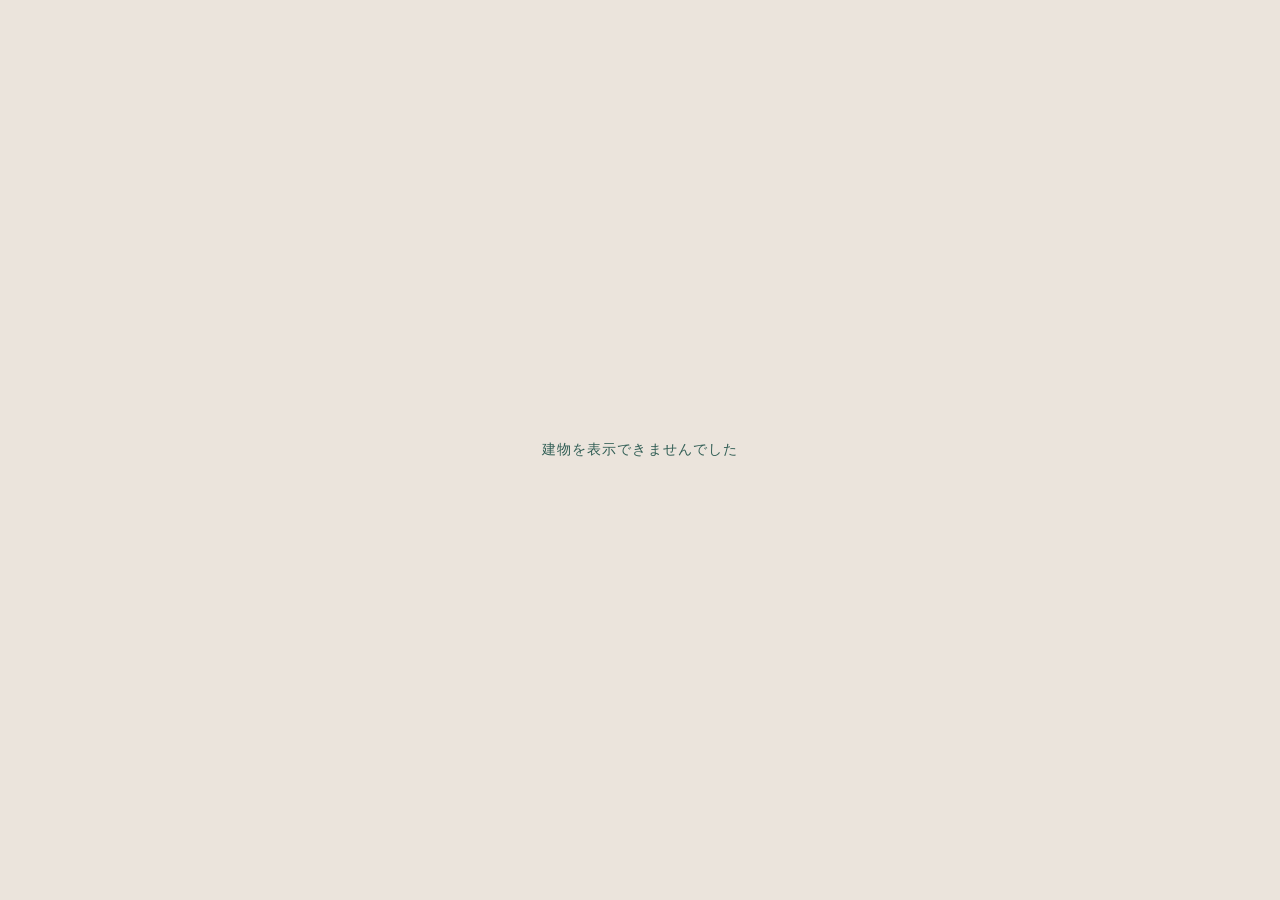
<file: shonan_junior_3d/index.html>
<!doctype html>
<html lang="ja">
<head>
<meta charset="utf-8">
<meta name="viewport" content="width=device-width,initial-scale=1">
<title>湘南ジュニア | 3D建物</title>
<style>
:root{color:#2c3a40;background:#ebe4dc;font-family:"Yu Gothic","Hiragino Sans",Meiryo,sans-serif}
*{box-sizing:border-box}
body{margin:0}
button{font:inherit;cursor:pointer}
#viewer{position:fixed;top:0;right:0;bottom:0;left:200px}
canvas{display:block;width:100%;height:100%}
.rail{
  position:absolute;z-index:3;left:0;top:0;bottom:0;width:200px;
  display:flex;flex-direction:column;
  padding:4.4rem 14px 18px;
  background:rgba(255,251,247,.94);
  border-right:1px solid rgba(80,50,40,.08);
}
.rail__kicker{
  margin:18px 8px 8px;
  font-size:11px;font-weight:700;letter-spacing:.18em;color:#c45b73;
}
.rail__kicker:first-child{margin-top:0}
.rail__group{display:flex;flex-direction:column;gap:4px}
.rail button{
  width:100%;text-align:left;
  border:0;border-radius:999px;
  padding:10px 14px;
  background:transparent;color:#314047;
  font-size:15px;font-weight:700;letter-spacing:.04em;
  transition:background .25s ease,color .25s ease,transform .25s ease;
}
.rail button:hover{background:rgba(255,180,162,.35)}
.rail button.active{background:#315e55;color:#fff}
.rail button:focus-visible{outline:3px solid #e2b15a;outline-offset:2px}
.loading{
  position:absolute;inset:0;z-index:5;
  display:grid;place-content:center;gap:6px;
  background:#ebe4dc;color:#315e55;text-align:center;
  font-size:14px;letter-spacing:.08em;
}
.loading span{font-size:11px;letter-spacing:.22em;color:#8d746c}
.loading.hidden{display:none}
@media(max-width:680px){
  html,body{height:100%;overflow:hidden}
  body{display:flex;flex-direction:column;height:100%}
  #viewer{position:relative;flex:1 1 auto;min-height:0;width:100%;top:auto;right:auto;bottom:auto;left:auto}
  .rail{
    position:relative;order:1;inset:auto;width:100%;height:auto;max-height:46%;
    overflow:auto;flex:0 0 auto;flex-direction:column;align-items:stretch;gap:6px;
    padding:8px 10px calc(8px + env(safe-area-inset-bottom,0px));
    border-right:0;border-top:1px solid rgba(80,50,40,.08);
  }
  .rail__kicker{display:none}
  .rail__group{flex-direction:row;flex-wrap:wrap}
  .rail button{width:auto;padding:7px 12px;font-size:13px}
}
</style>
<script type="importmap">{"imports":{"three":"./vendor/three.module.js","three/addons/":"./vendor/"}}</script>
</head>
<body>
<aside class="rail" aria-label="建物の場所">
  <p class="rail__kicker">視点</p>
  <div class="rail__group" id="view-menu"></div>
  <p class="rail__kicker">場所</p>
  <div class="rail__group" id="place-menu"></div>
</aside>
<main id="viewer" aria-label="湘南ジュニアの3Dモデル"></main>
<div class="loading" id="loading">建物を読み込んでいます<span>SHONAN JUNIOR</span></div>
<script type="module" src="./viewer.js?v=__VIEWER__"></script>
</body>
</html>
</file>
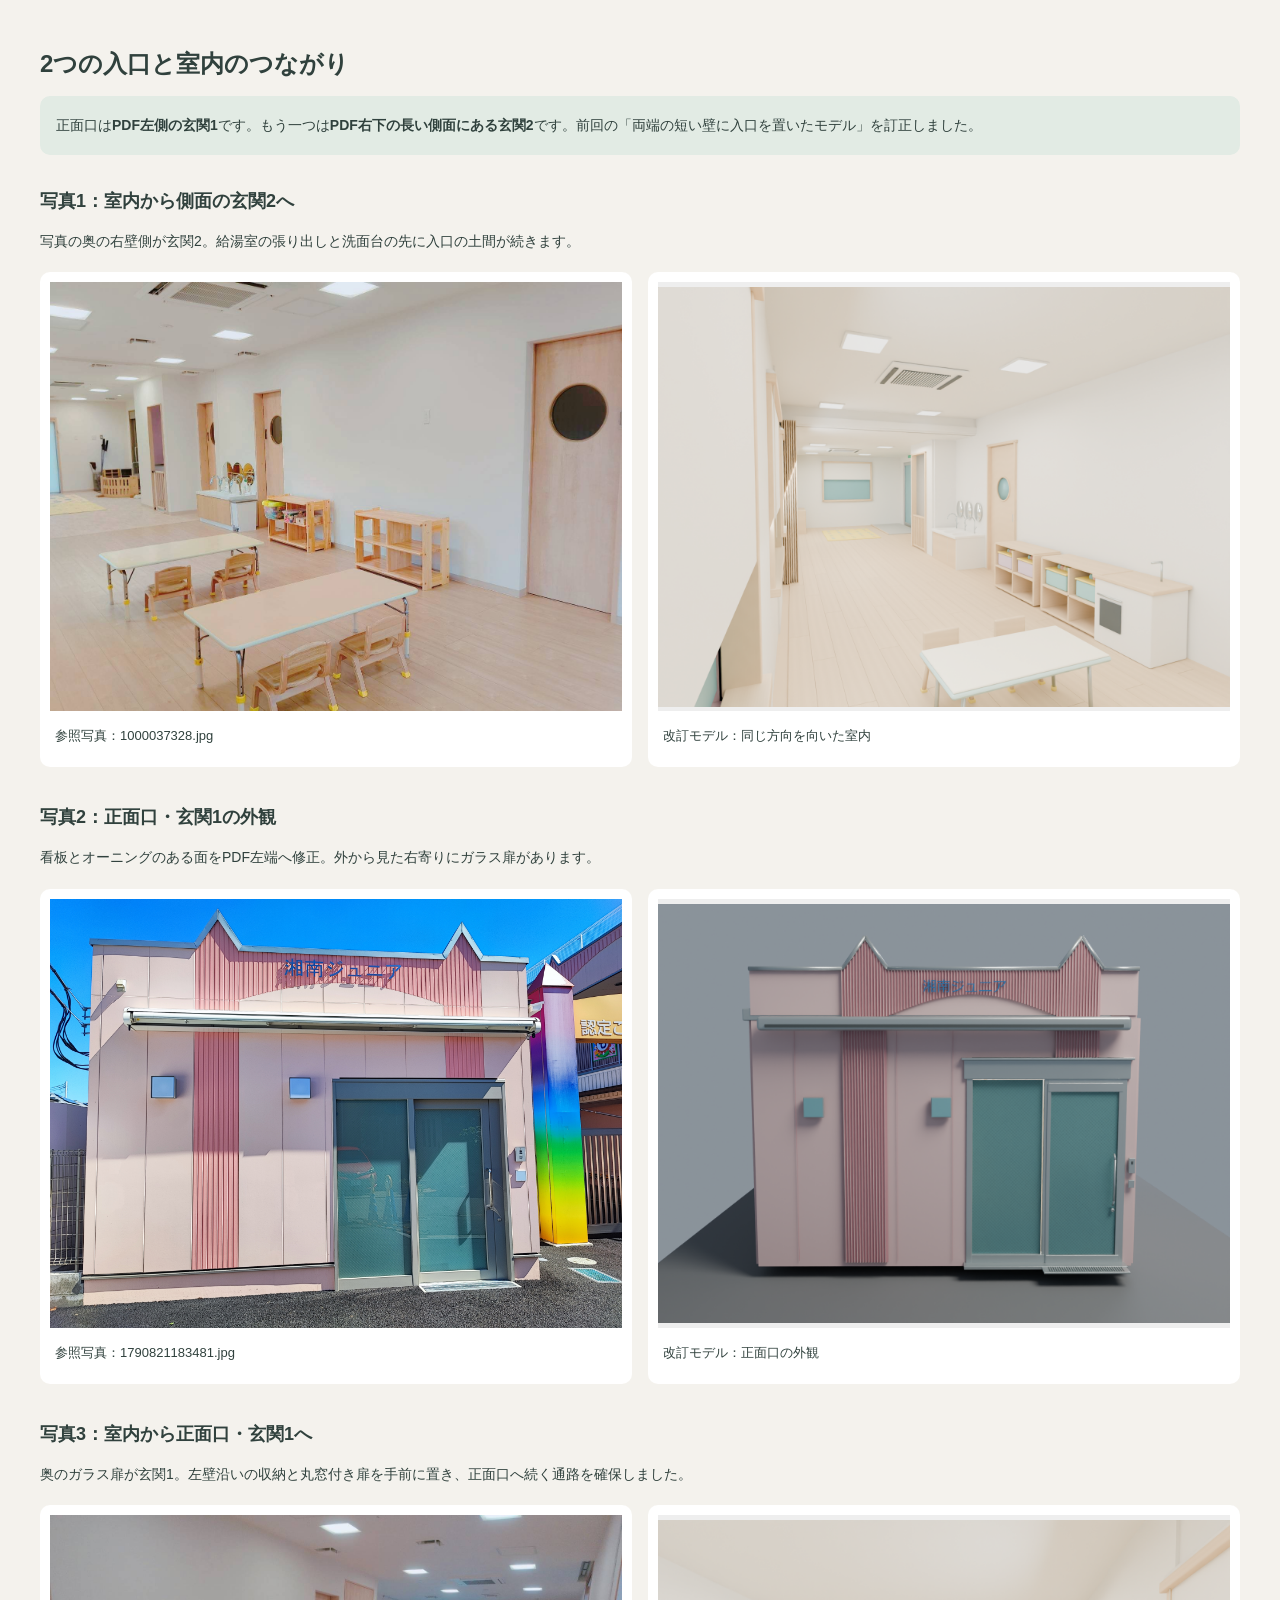
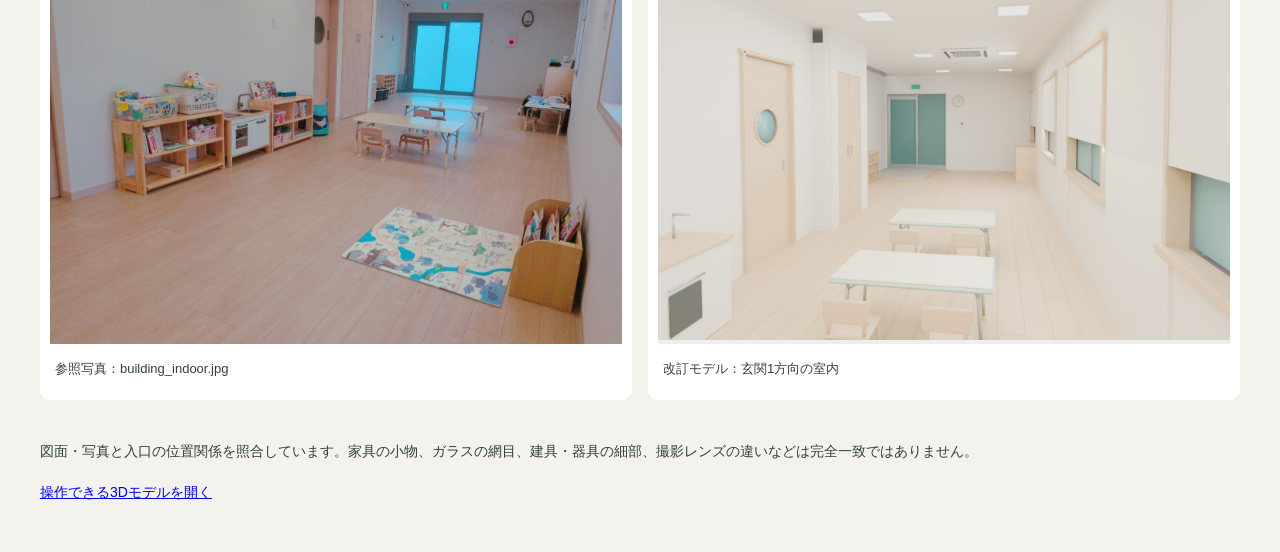
<file: shonan_junior_3d/comparison.html>
<!doctype html><html lang="ja"><meta charset="utf-8"><meta name="viewport" content="width=device-width,initial-scale=1"><title>入口の位置と写真の比較｜湘南ジュニア</title><style>body{font-family:Meiryo,sans-serif;margin:0;background:#f4f2ed;color:#30413d}main{max-width:1200px;margin:auto;padding:32px 20px}h1{font-size:24px}p{line-height:1.9;font-size:14px}.pair{display:grid;grid-template-columns:1fr 1fr;gap:16px;margin:18px 0 38px}figure{margin:0;background:white;padding:10px;border-radius:10px}img{width:100%;aspect-ratio:4/3;object-fit:contain;background:#eee}figcaption{padding:12px 5px;font-size:13px}h2{font-size:18px;margin-top:34px}.note{background:#e2ebe4;padding:16px;border-radius:10px}@media(max-width:680px){.pair{grid-template-columns:1fr}}</style><main><h1>2つの入口と室内のつながり</h1><p class="note">正面口は<strong>PDF左側の玄関1</strong>です。もう一つは<strong>PDF右下の長い側面にある玄関2</strong>です。前回の「両端の短い壁に入口を置いたモデル」を訂正しました。</p><h2>写真1：室内から側面の玄関2へ</h2><p>写真の奥の右壁側が玄関2。給湯室の張り出しと洗面台の先に入口の土間が続きます。</p><div class="pair"><figure><img src="references/photo1.jpg"><figcaption>参照写真：1000037328.jpg</figcaption></figure><figure><img src="interior_reverse.png"><figcaption>改訂モデル：同じ方向を向いた室内</figcaption></figure></div><h2>写真2：正面口・玄関1の外観</h2><p>看板とオーニングのある面をPDF左端へ修正。外から見た右寄りにガラス扉があります。</p><div class="pair"><figure><img src="references/photo2.jpg"><figcaption>参照写真：1790821183481.jpg</figcaption></figure><figure><img src="entrance1.png"><figcaption>改訂モデル：正面口の外観</figcaption></figure></div><h2>写真3：室内から正面口・玄関1へ</h2><p>奥のガラス扉が玄関1。左壁沿いの収納と丸窓付き扉を手前に置き、正面口へ続く通路を確保しました。</p><div class="pair"><figure><img src="references/photo3.jpg"><figcaption>参照写真：building_indoor.jpg</figcaption></figure><figure><img src="interior.png"><figcaption>改訂モデル：玄関1方向の室内</figcaption></figure></div><p>図面・写真と入口の位置関係を照合しています。家具の小物、ガラスの網目、建具・器具の細部、撮影レンズの違いなどは完全一致ではありません。</p><p><a href="index.html">操作できる3Dモデルを開く</a></p></main></html>
</file>
